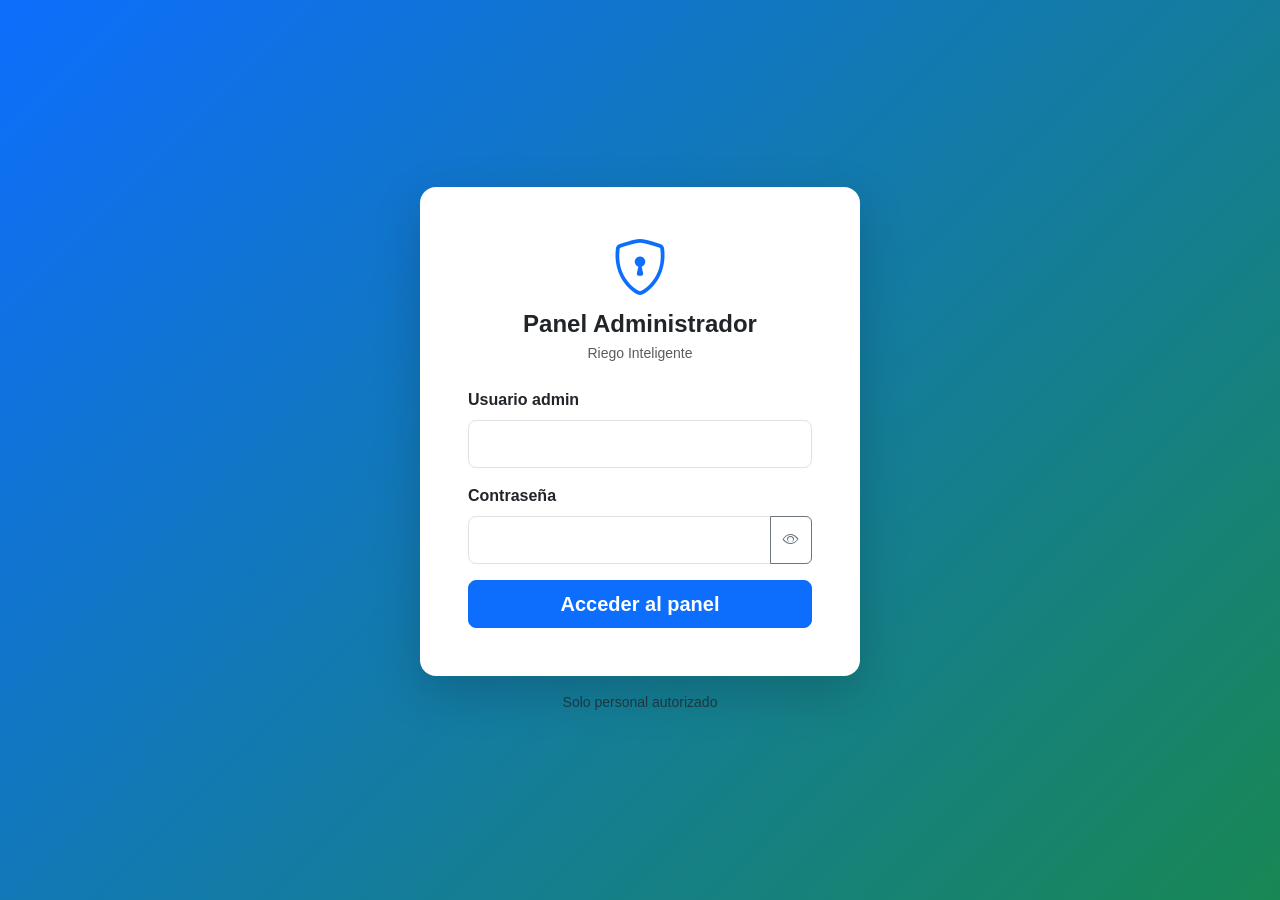
<file: index.html>
<!DOCTYPE html>
<html lang="es">

<head>
    <meta charset="UTF-8">
    <meta name="viewport" content="width=device-width, initial-scale=1.0">
    <title>Admin · Riego Inteligente</title>
    <link href="https://cdn.jsdelivr.net/npm/bootstrap@5.3.2/dist/css/bootstrap.min.css" rel="stylesheet">
    <link rel="stylesheet" href="https://cdn.jsdelivr.net/npm/bootstrap-icons@1.11.1/font/bootstrap-icons.css">
    <link rel="stylesheet" href="css/admin.css">
    <link rel="manifest" href="manifest.json">
    <meta name="theme-color" content="#0d6efd">
    <link rel="apple-touch-icon" href="icono-riego-inteligente-admin.png">
    <script>
        if (localStorage.getItem('adminToken')) {
            window.location.replace('dashboard.html');
        }
    </script>
</head>

<body class="admin-bg">
    <div class="admin-wrapper">
        <div class="card admin-card shadow-lg border-0 rounded-4">
            <div class="card-body p-5">
                <div class="text-center mb-4">
                    <i class="bi bi-shield-lock display-4 text-primary"></i>
                    <h1 class="h4 fw-bold mt-2 mb-1">Panel Administrador</h1>
                    <p class="text-muted small mb-0">Riego Inteligente</p>
                </div>

                <div id="alert" class="d-none"></div>

                <form id="loginAdminForm" novalidate>
                    <div class="mb-3">
                        <label for="username" class="form-label fw-semibold">Usuario admin</label>
                        <input type="text" class="form-control form-control-lg" id="username"
                               autocomplete="username" required minlength="4" maxlength="50">
                    </div>

                    <div class="mb-3">
                        <label for="password" class="form-label fw-semibold">Contraseña</label>
                        <div class="input-group">
                            <input type="password" class="form-control form-control-lg" id="password"
                                   autocomplete="current-password" required minlength="8" maxlength="100">
                            <button class="btn btn-outline-secondary" type="button" id="togglePass" tabindex="-1">
                                <i class="bi bi-eye"></i>
                            </button>
                        </div>
                    </div>

                    <button type="submit" class="btn btn-primary btn-lg w-100 fw-semibold" id="btnLogin">
                        <span class="spinner-border spinner-border-sm me-2 d-none" id="spinner"></span>
                        <span id="btnLoginText">Acceder al panel</span>
                    </button>
                </form>
            </div>
        </div>
        <p class="text-center text-muted small mt-3 mb-0">Solo personal autorizado</p>
    </div>

    <script src="js/admin.js"></script>
</body>

</html>
</file>
<file: css/admin.css>
body {
    font-family: 'Segoe UI', Tahoma, Geneva, Verdana, sans-serif;
}

body.admin-bg {
    min-height: 100vh;
    background: linear-gradient(135deg, #0d6efd 0%, #198754 100%);
    display: flex;
    align-items: center;
    justify-content: center;
    padding: 20px;
}

.admin-wrapper {
    width: 100%;
    max-width: 440px;
}

.admin-card {
    background: #ffffff;
}

.admin-card .form-control:focus {
    border-color: #0d6efd;
    box-shadow: 0 0 0 0.25rem rgba(13, 110, 253, 0.15);
}

.card {
    transition: transform 0.15s ease, box-shadow 0.15s ease;
}

.card:hover {
    transform: translateY(-1px);
}

.table > :not(caption) > * > * {
    padding: 0.75rem 0.5rem;
}

.nav-tabs .nav-link {
    color: #495057;
    font-weight: 600;
}

.nav-tabs .nav-link.active {
    color: #0d6efd;
}

.btn-sm {
    padding: 0.25rem 0.5rem;
}

@media (max-width: 576px) {
    .admin-card .card-body {
        padding: 2rem 1.5rem !important;
    }
    .container-fluid {
        padding-left: 0.75rem !important;
        padding-right: 0.75rem !important;
    }
}
</file>
